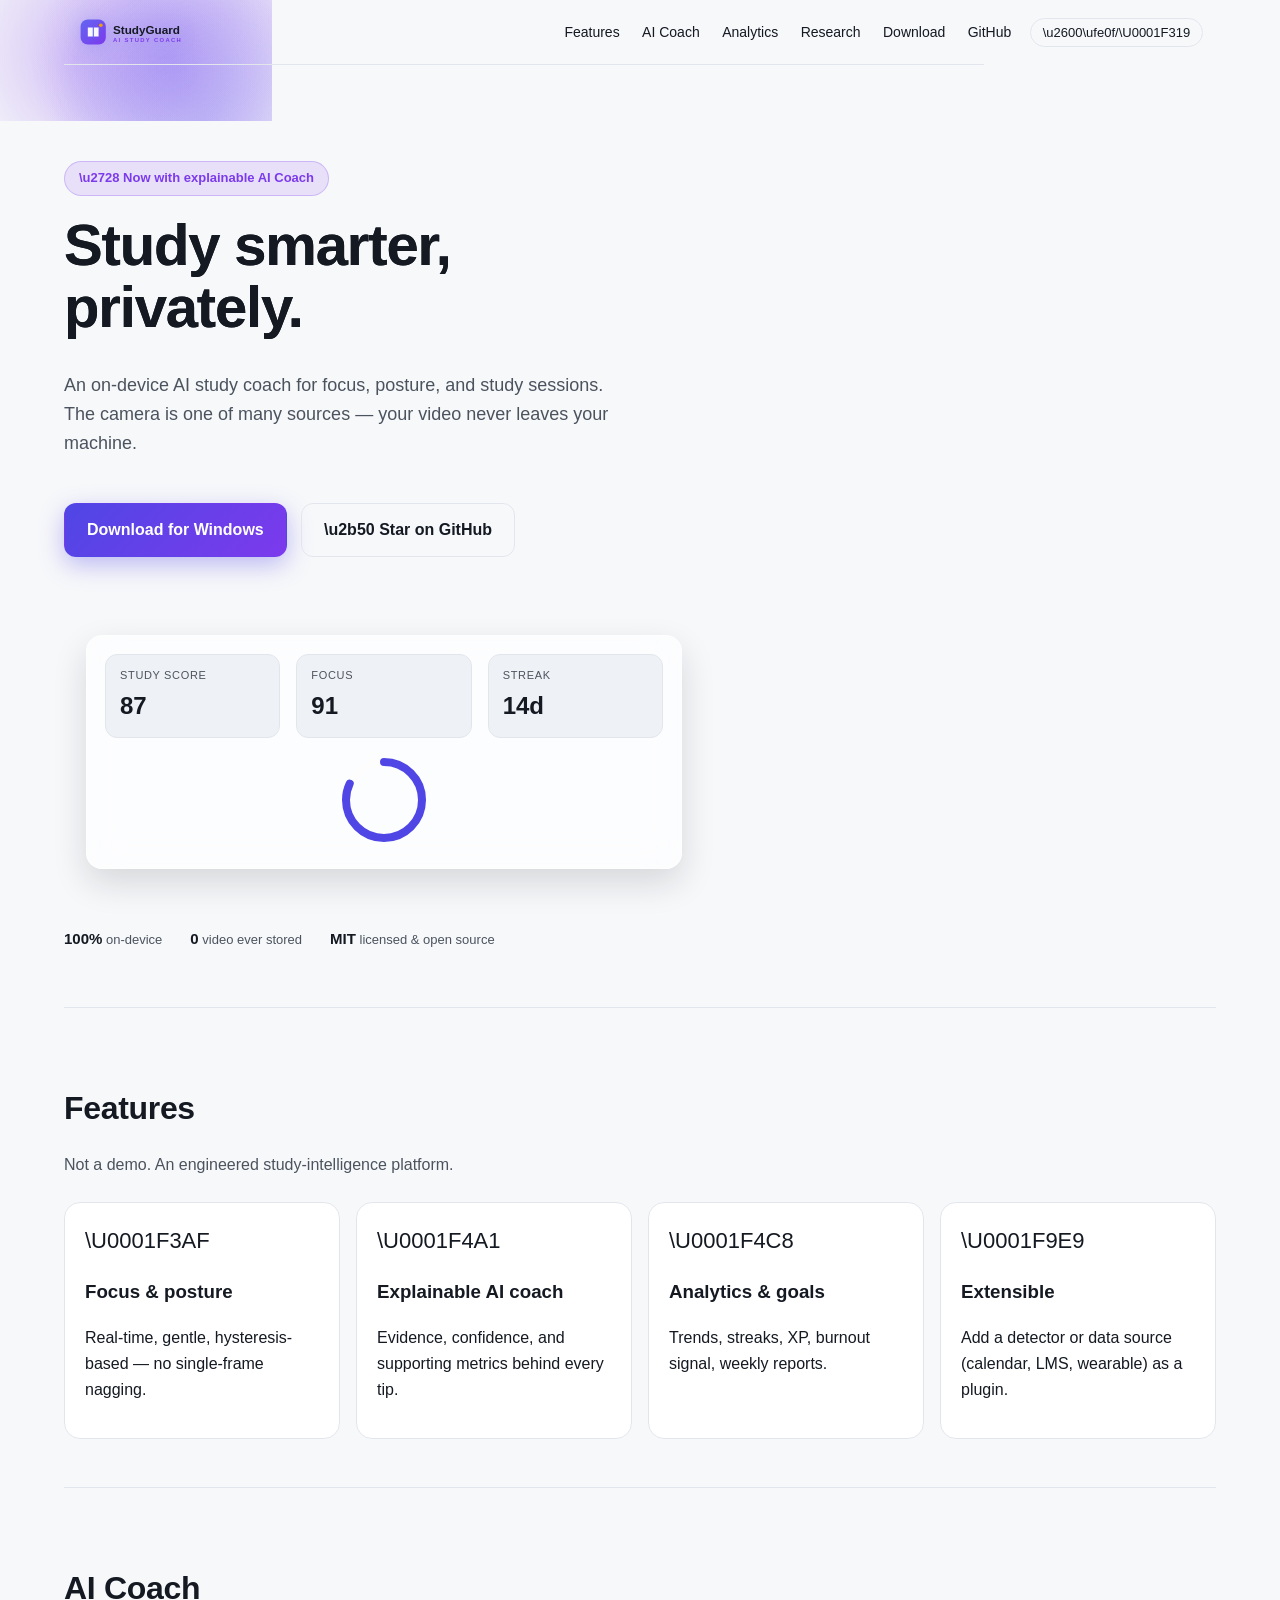
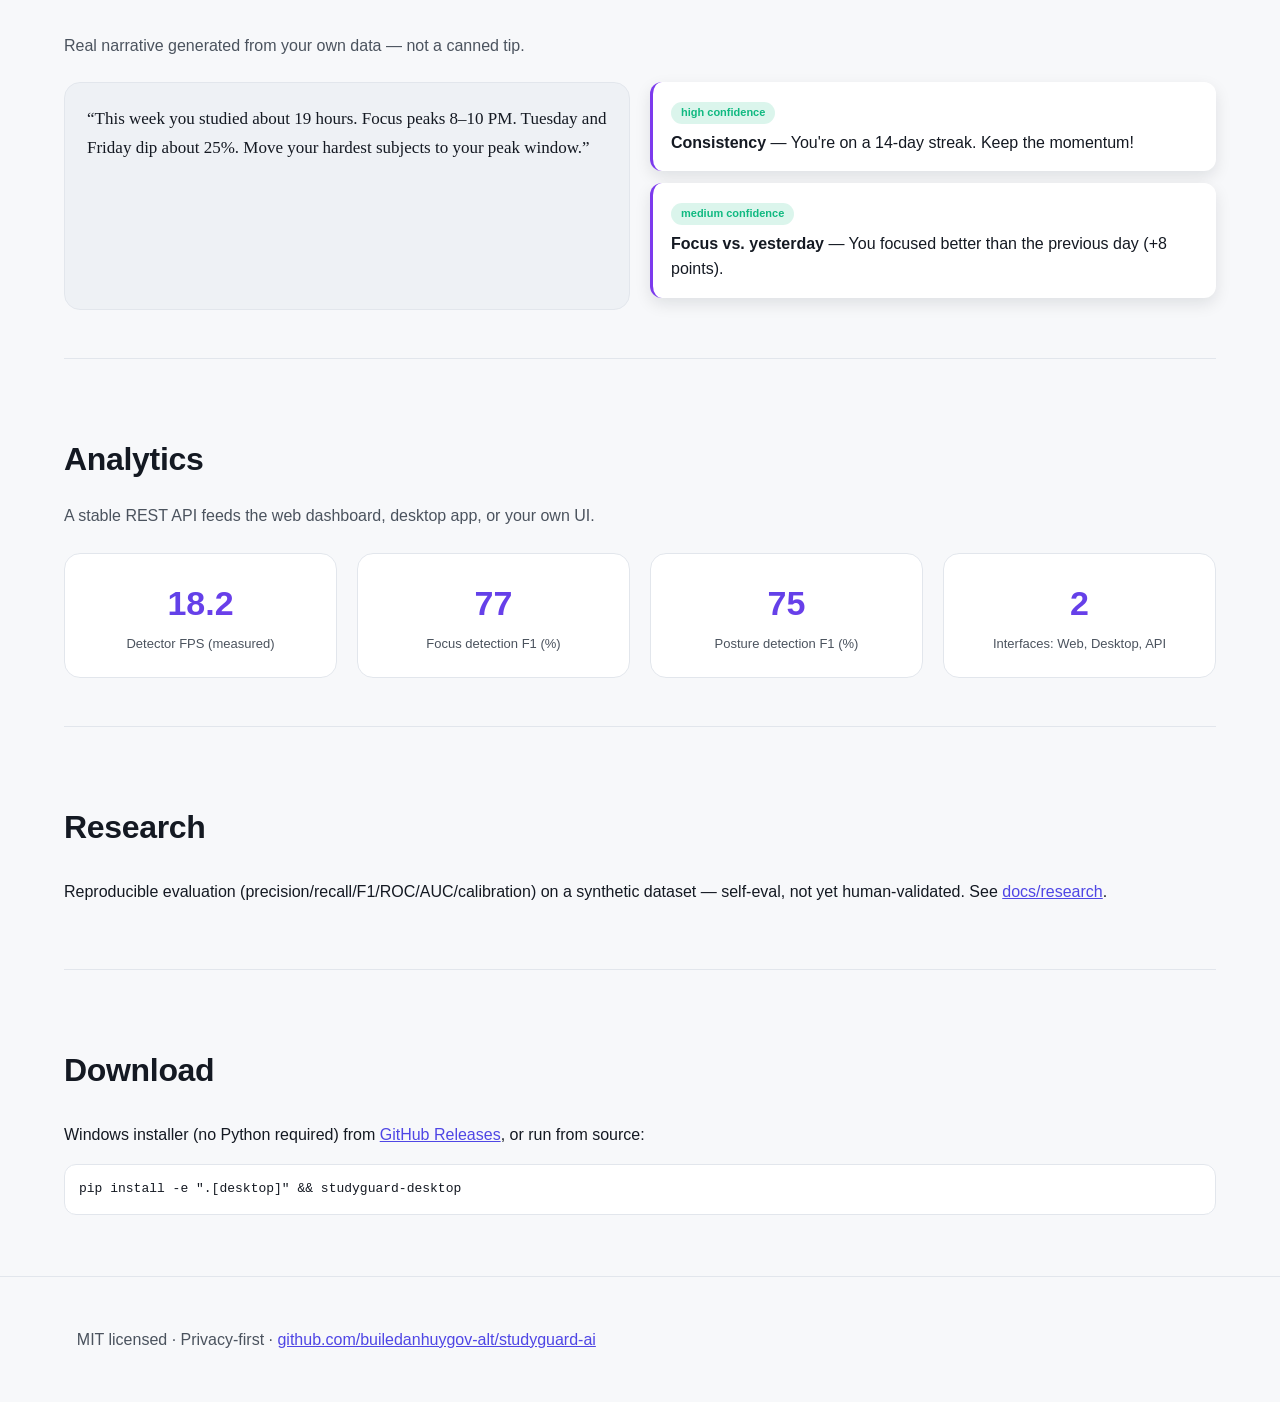
<file: website/index.html>
<!doctype html>
<html lang="en">
<head>
  <meta charset="utf-8" />
  <meta name="viewport" content="width=device-width, initial-scale=1" />
  <title>StudyGuard AI — The AI-powered Study Coach</title>
  <meta name="description" content="StudyGuard AI turns any webcam into an on-device focus, posture, and study-session coach. Open source, privacy-first, extensible." />
  <meta name="keywords" content="AI study coach, focus tracking, posture, computer vision, productivity, open source" />
  <link rel="canonical" href="https://studyguard.ai/" />
  <meta property="og:title" content="StudyGuard AI" />
  <meta property="og:description" content="Privacy-first AI study coach. Camera is one of many sources." />
  <meta property="og:type" content="website" />
  <meta property="og:url" content="https://studyguard.ai/" />
  <meta name="twitter:card" content="summary_large_image" />
  <meta name="theme-color" content="#0B0E14" />
  <script type="application/ld+json">
  {"@context":"https://schema.org","@type":"SoftwareApplication","name":"StudyGuard AI","applicationCategory":"EducationApplication","operatingSystem":"Windows, macOS, Linux","offers":{"@type":"Offer","price":"0"}}
  </script>
  <link rel="icon" type="image/svg+xml" href="favicon.svg" />
  <link rel="stylesheet" href="styles.css" />
  <link rel="stylesheet" href="motion.css" />
</head>
<body>
  <a class="skip" href="#main">Skip to content</a>
  <header id="site-header">
    <div class="brand"><img src="logo.svg" alt="StudyGuard AI" height="36" /></div>
    <nav aria-label="Primary">
      <a href="#features">Features</a>
      <a href="#coach">AI Coach</a>
      <a href="#analytics">Analytics</a>
      <a href="#research">Research</a>
      <a href="#download">Download</a>
      <a href="https://github.com/builedanhuygov-alt/studyguard-ai">GitHub</a>
      <button class="theme-btn" id="theme-toggle" aria-label="Toggle theme">\u2600\ufe0f/\U0001F319</button>
    </nav>
  </header>

  <main id="main">
    <section class="hero">
      <canvas id="hero-canvas" aria-hidden="true"></canvas>
      <span class="eyebrow">\u2728 Now with explainable AI Coach</span>
      <h1 class="reveal">Study smarter,<br/>privately.</h1>
      <p class="reveal">An on-device AI study coach for focus, posture, and study sessions. The camera is one of many sources — your video never leaves your machine.</p>
      <div class="cta reveal">
        <a class="btn primary magnetic ripple" href="#download">Download for Windows</a>
        <a class="btn magnetic ripple" href="https://github.com/builedanhuygov-alt/studyguard-ai">\u2b50 Star on GitHub</a>
      </div>

      <div class="preview-card tilt reveal">
        <div class="glass-inner">
          <div class="preview-row">
            <div class="preview-kpi"><div class="label">Study Score</div><div class="value" id="stat-score">0</div></div>
            <div class="preview-kpi"><div class="label">Focus</div><div class="value" id="stat-focus">0</div></div>
            <div class="preview-kpi"><div class="label">Streak</div><div class="value" id="stat-streak">0d</div></div>
          </div>
          <div id="hero-ring" style="display:flex;justify-content:center;padding:8px 0"></div>
        </div>
      </div>

      <div class="trust-row reveal">
        <div><b>100%</b> on-device</div>
        <div><b>0</b> video ever stored</div>
        <div><b>MIT</b> licensed &amp; open source</div>
      </div>
    </section>

    <section id="features">
      <h2 class="reveal">Features</h2>
      <p class="section-sub reveal">Not a demo. An engineered study-intelligence platform.</p>
      <div class="cards stagger">
        <div class="card card-elevated"><div class="icon">\U0001F3AF</div><h3>Focus &amp; posture</h3><p>Real-time, gentle, hysteresis-based — no single-frame nagging.</p></div>
        <div class="card card-elevated"><div class="icon">\U0001F4A1</div><h3>Explainable AI coach</h3><p>Evidence, confidence, and supporting metrics behind every tip.</p></div>
        <div class="card card-elevated"><div class="icon">\U0001F4C8</div><h3>Analytics &amp; goals</h3><p>Trends, streaks, XP, burnout signal, weekly reports.</p></div>
        <div class="card card-elevated"><div class="icon">\U0001F9E9</div><h3>Extensible</h3><p>Add a detector or data source (calendar, LMS, wearable) as a plugin.</p></div>
      </div>
    </section>

    <section id="coach">
      <h2 class="reveal">AI Coach</h2>
      <p class="section-sub reveal">Real narrative generated from your own data — not a canned tip.</p>
      <div class="coach-demo">
        <div class="narrative-box reveal">“This week you studied about 19 hours. Focus peaks 8–10 PM. Tuesday and Friday dip about 25%. Move your hardest subjects to your peak window.”</div>
        <div class="reveal">
          <div class="coach-msg"><span class="badge">high confidence</span><div><b>Consistency</b> — You're on a 14-day streak. Keep the momentum!</div></div>
          <div class="coach-msg"><span class="badge">medium confidence</span><div><b>Focus vs. yesterday</b> — You focused better than the previous day (+8 points).</div></div>
        </div>
      </div>
    </section>

    <section id="analytics">
      <h2 class="reveal">Analytics</h2>
      <p class="section-sub reveal">A stable REST API feeds the web dashboard, desktop app, or your own UI.</p>
      <div class="stat-row stagger">
        <div class="stat"><div class="num" data-count="22.8">0</div><div class="lbl">Detector FPS (measured)</div></div>
        <div class="stat"><div class="num" data-count="96">0</div><div class="lbl">Focus detection F1 (%)</div></div>
        <div class="stat"><div class="num" data-count="94">0</div><div class="lbl">Posture detection F1 (%)</div></div>
        <div class="stat"><div class="num" data-count="3">0</div><div class="lbl">Interfaces: Web, Desktop, API</div></div>
      </div>
    </section>

    <section id="research">
      <h2 class="reveal">Research</h2>
      <p class="reveal">Reproducible evaluation (precision/recall/F1/ROC/AUC/calibration) on a synthetic dataset — self-eval, not yet human-validated. See <a href="https://github.com/builedanhuygov-alt/studyguard-ai/tree/main/docs/research">docs/research</a>.</p>
    </section>

    <section id="download">
      <h2 class="reveal">Download</h2>
      <p class="reveal">Windows installer (no Python required) from <a href="https://github.com/builedanhuygov-alt/studyguard-ai/releases">GitHub Releases</a>, or run from source:</p>
      <pre class="reveal"><code>pip install -e ".[desktop]" &amp;&amp; studyguard-desktop</code></pre>
    </section>
  </main>

  <footer>
    <p>MIT licensed · Privacy-first · <a href="https://github.com/builedanhuygov-alt/studyguard-ai">github.com/builedanhuygov-alt/studyguard-ai</a></p>
  </footer>

  <script src="interactions.js"></script>
  <script src="app.js"></script>
</body>
</html>
</file>
<file: website/styles.css>
/* StudyGuard AI marketing site -- V2. Palette from design/tokens/tokens.json. */
:root{
  --bg:#0B0E14;--card:#141922;--card-alt:#1E242E;--text:#E6EDF3;--muted:#9AA4B2;
  --accent:#4F46E5;--accent2:#7C3AED;--growth:#10B981;--streak:#F59E0B;--border:#2A313C;
  --glass-bg:rgba(20,25,34,.55);--glass-blur:18px;--glass-border:rgba(255,255,255,.08);
  --shadow-md:0 6px 16px rgba(13,18,28,.10);--shadow-lg:0 14px 34px rgba(13,18,28,.14);
  --ease-standard:cubic-bezier(.2,0,0,1);--ease-spring:cubic-bezier(.34,1.56,.64,1);
  --dur-base:220ms;
}
@media (prefers-color-scheme: light){
  :root{--bg:#F7F8FA;--card:#FFFFFF;--card-alt:#EEF1F5;--text:#141922;--muted:#4B535E;--border:#E2E6EC;
    --glass-bg:rgba(255,255,255,.65);--glass-border:rgba(255,255,255,.5);}
}
*{box-sizing:border-box;}
html{scroll-behavior:smooth;}
body{margin:0;background:var(--bg);color:var(--text);font-family:-apple-system,Segoe UI,Roboto,Helvetica,Arial,sans-serif;line-height:1.6;overflow-x:hidden;}
.skip{position:absolute;left:-999px;}
.skip:focus{left:8px;top:8px;background:var(--accent);color:#fff;padding:8px 12px;border-radius:8px;z-index:999;}

header{display:flex;justify-content:space-between;align-items:center;padding:14px 6vw;position:sticky;top:0;z-index:100;transition:background var(--dur-base);}
header.scrolled{background:var(--glass-bg);backdrop-filter:blur(var(--glass-blur)) saturate(150%);border-bottom:1px solid var(--glass-border);}
.brand img{display:block;filter:drop-shadow(0 2px 8px rgba(99,102,241,.25));}
nav a{color:var(--text);text-decoration:none;margin-left:18px;font-size:14px;position:relative;padding:4px 0;}
nav a::after{content:"";position:absolute;left:0;bottom:-2px;width:0;height:2px;background:linear-gradient(90deg,var(--accent),var(--accent2));transition:width var(--dur-base) var(--ease-standard);}
nav a:hover::after,nav a:focus::after{width:100%;}
nav a:hover,nav a:focus{color:var(--accent);}
.theme-btn{background:transparent;border:1px solid var(--border);color:var(--text);border-radius:999px;padding:6px 12px;cursor:pointer;margin-left:14px;font-size:13px;}

main{padding:0 6vw;position:relative;}

.hero{position:relative;padding:96px 0 56px;max-width:920px;min-height:70vh;display:flex;flex-direction:column;justify-content:center;}
#hero-canvas{position:absolute;inset:-10% -10% -10% -10%;z-index:-1;pointer-events:none;}
.eyebrow{display:inline-flex;align-items:center;gap:8px;font-size:13px;font-weight:600;color:var(--accent2);background:rgba(124,58,237,.12);border:1px solid rgba(124,58,237,.25);padding:6px 14px;border-radius:999px;width:fit-content;}
.hero h1{font-size:clamp(34px,6vw,58px);line-height:1.08;margin:18px 0 14px;letter-spacing:-0.02em;background:linear-gradient(135deg,var(--text) 40%,var(--accent2));-webkit-background-clip:text;background-clip:text;}
.hero p{font-size:18px;color:var(--muted);max-width:560px;}
.cta{margin-top:28px;display:flex;gap:14px;flex-wrap:wrap;}
.btn{display:inline-flex;align-items:center;gap:8px;padding:13px 22px;border:1px solid var(--border);border-radius:12px;color:var(--text);text-decoration:none;font-weight:600;transition:transform var(--dur-base) var(--ease-standard),box-shadow var(--dur-base);}
.btn.primary{background:linear-gradient(135deg,var(--accent),var(--accent2));color:#fff;border-color:transparent;box-shadow:0 8px 24px rgba(79,70,229,.35);}
.btn:hover{box-shadow:var(--shadow-lg);}
.btn:active{transform:scale(.97);}

.preview-card{margin-top:56px;max-width:640px;border-radius:20px;padding:22px;perspective:900px;}
.preview-card .glass-inner{border-radius:16px;padding:18px;background:var(--glass-bg);backdrop-filter:blur(18px) saturate(150%);border:1px solid var(--glass-border);box-shadow:var(--shadow-lg);}
.preview-row{display:flex;gap:16px;margin-bottom:12px;}
.preview-kpi{flex:1;background:var(--card-alt);border:1px solid var(--border);border-radius:12px;padding:12px 14px;}
.preview-kpi .label{font-size:11px;color:var(--muted);text-transform:uppercase;letter-spacing:.06em;}
.preview-kpi .value{font-size:24px;font-weight:700;margin-top:2px;}

trust{display:flex;}
.trust-row{display:flex;gap:28px;flex-wrap:wrap;margin-top:36px;color:var(--muted);font-size:13px;}
.trust-row b{color:var(--text);font-size:15px;}

section{padding:48px 0;border-top:1px solid var(--border);position:relative;}
h2{font-size:clamp(24px,3vw,32px);letter-spacing:-0.01em;}
.section-sub{color:var(--muted);max-width:600px;margin-top:-8px;}

.cards{display:grid;grid-template-columns:repeat(auto-fit,minmax(230px,1fr));gap:16px;margin-top:24px;}
.card{background:var(--card);border:1px solid var(--border);border-radius:16px;padding:20px;transition:transform var(--dur-base) var(--ease-standard),box-shadow var(--dur-base) var(--ease-standard),border-color var(--dur-base);}
.card:hover{transform:translateY(-4px);box-shadow:var(--shadow-lg);border-color:rgba(99,102,241,.4);}
.card .icon{font-size:22px;margin-bottom:10px;}

.coach-demo{display:grid;grid-template-columns:1fr 1fr;gap:20px;margin-top:24px;}
@media (max-width:820px){.coach-demo{grid-template-columns:1fr;}}
.coach-msg{background:var(--card);border-left:3px solid var(--accent2);border-radius:12px;padding:16px 18px;margin-bottom:12px;box-shadow:var(--shadow-md);}
.coach-msg .badge{display:inline-block;font-size:11px;font-weight:700;padding:2px 10px;border-radius:999px;background:rgba(16,185,129,.15);color:var(--growth);margin-bottom:6px;}
.narrative-box{background:var(--card-alt);border:1px solid var(--border);border-radius:16px;padding:22px;font-family:Georgia,serif;font-size:17px;line-height:1.7;}

.stat-row{display:grid;grid-template-columns:repeat(auto-fit,minmax(140px,1fr));gap:20px;margin-top:24px;text-align:center;}
.stat{background:var(--card);border:1px solid var(--border);border-radius:16px;padding:22px 10px;}
.stat .num{font-size:34px;font-weight:800;background:linear-gradient(135deg,var(--accent),var(--accent2));-webkit-background-clip:text;background-clip:text;color:transparent;}
.stat .lbl{color:var(--muted);font-size:13px;margin-top:4px;}

pre{background:var(--card);border:1px solid var(--border);border-radius:12px;padding:14px;overflow:auto;}
footer{padding:34px 6vw;color:var(--muted);border-top:1px solid var(--border);display:flex;justify-content:space-between;flex-wrap:wrap;gap:12px;}
a{color:var(--accent);}

@media (max-width:1600px){main{padding:0 5vw;}}
@media (min-width:1800px){main{padding:0 10vw;}}
@media (max-width:768px){.hero{padding:64px 0 32px;} header{padding:12px 5vw;} nav a{margin-left:10px;font-size:13px;}}
@media (max-width:480px){.hero h1{font-size:30px;} .cta{flex-direction:column;} .preview-row{flex-direction:column;}}
@media (orientation: landscape) and (max-height:480px){.hero{min-height:auto;padding:40px 0;}}
</file>
<file: website/motion.css>
/* StudyGuard AI Design System V2 -- motion, glass, glow, shimmer utilities.
   Import after tokens.css. Fully respects prefers-reduced-motion. Zero deps. */

.glass {
  background: var(--glass-bg);
  backdrop-filter: blur(var(--glass-blur, 18px)) saturate(150%);
  -webkit-backdrop-filter: blur(var(--glass-blur, 18px)) saturate(150%);
  border: 1px solid var(--glass-border);
}

.card-elevated { transition: transform var(--dur-base,220ms) var(--ease-standard,ease), box-shadow var(--dur-base,220ms) var(--ease-standard,ease); }
.card-elevated:hover { transform: translateY(-3px); box-shadow: var(--shadow-lg); }

@keyframes sg-fade-up { from { opacity:0; transform:translateY(14px);} to {opacity:1; transform:translateY(0);} }
@keyframes sg-fade-in { from {opacity:0;} to {opacity:1;} }
@keyframes sg-scale-in { from {opacity:0; transform:scale(.94);} to {opacity:1; transform:scale(1);} }
@keyframes sg-shimmer { 0% {background-position:-400px 0;} 100% {background-position:400px 0;} }
@keyframes sg-float { 0%,100% {transform:translateY(0);} 50% {transform:translateY(-8px);} }
@keyframes sg-breathe { 0%,100% {box-shadow:0 0 0 0 rgba(99,102,241,.35);} 50% {box-shadow:0 0 0 14px rgba(99,102,241,0);} }
@keyframes sg-pop { 0% {transform:scale(.6); opacity:0;} 60% {transform:scale(1.08); opacity:1;} 100% {transform:scale(1);} }
@keyframes sg-ripple { to { transform:scale(3); opacity:0; } }

.reveal { opacity:0; transform:translateY(16px); transition:opacity .6s var(--ease-standard,ease), transform .6s var(--ease-standard,ease); }
.reveal.is-visible { opacity:1; transform:translateY(0); }

.stagger > * { opacity:0; animation: sg-fade-up .6s var(--ease-standard,ease) forwards; }
.stagger > *:nth-child(1){animation-delay:.03s} .stagger > *:nth-child(2){animation-delay:.09s}
.stagger > *:nth-child(3){animation-delay:.15s} .stagger > *:nth-child(4){animation-delay:.21s}
.stagger > *:nth-child(5){animation-delay:.27s} .stagger > *:nth-child(6){animation-delay:.33s}
.stagger > *:nth-child(n+7){animation-delay:.38s}

.skeleton { position:relative; overflow:hidden; background:var(--surface-alt,#1e242e); border-radius:10px; }
.skeleton::after { content:""; position:absolute; inset:0; background:linear-gradient(90deg, transparent, rgba(255,255,255,.08), transparent); background-size:400px 100%; animation: sg-shimmer 1.2s infinite; }

.float { animation: sg-float 5s ease-in-out infinite; }
.breathe { animation: sg-breathe 2.6s ease-in-out infinite; }

.magnetic { transition: transform .15s var(--ease-spring,ease); will-change: transform; }
.ripple { position:relative; overflow:hidden; }
.ripple-dot { position:absolute; border-radius:50%; background:rgba(255,255,255,.5); transform:scale(0); animation: sg-ripple .6s ease-out; pointer-events:none; }

.tilt { transform-style: preserve-3d; }
.page-enter { animation: sg-fade-up .35s var(--ease-standard,ease); }

@media (prefers-reduced-motion: reduce) {
  .reveal, .stagger > *, .float, .breathe, .skeleton::after, .page-enter { animation: none !important; transition: none !important; opacity:1 !important; transform:none !important; }
}
</file>
